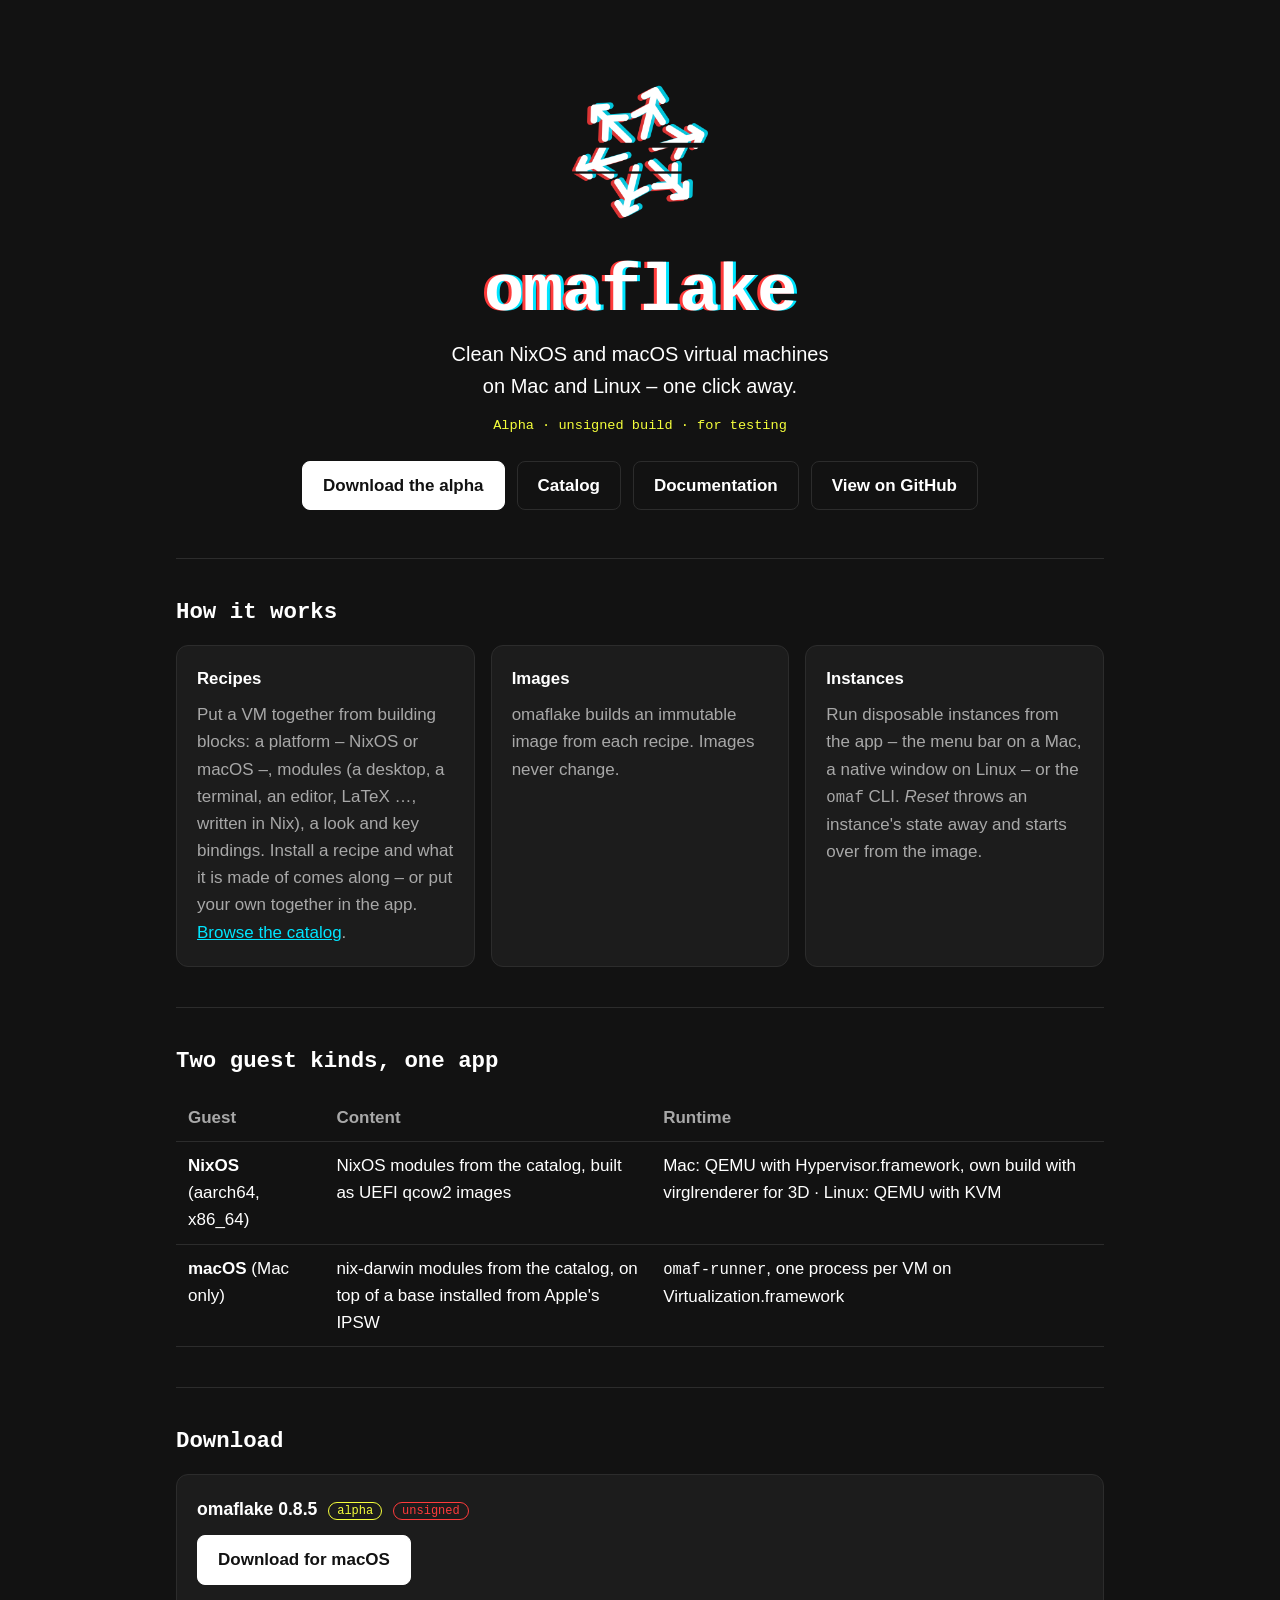
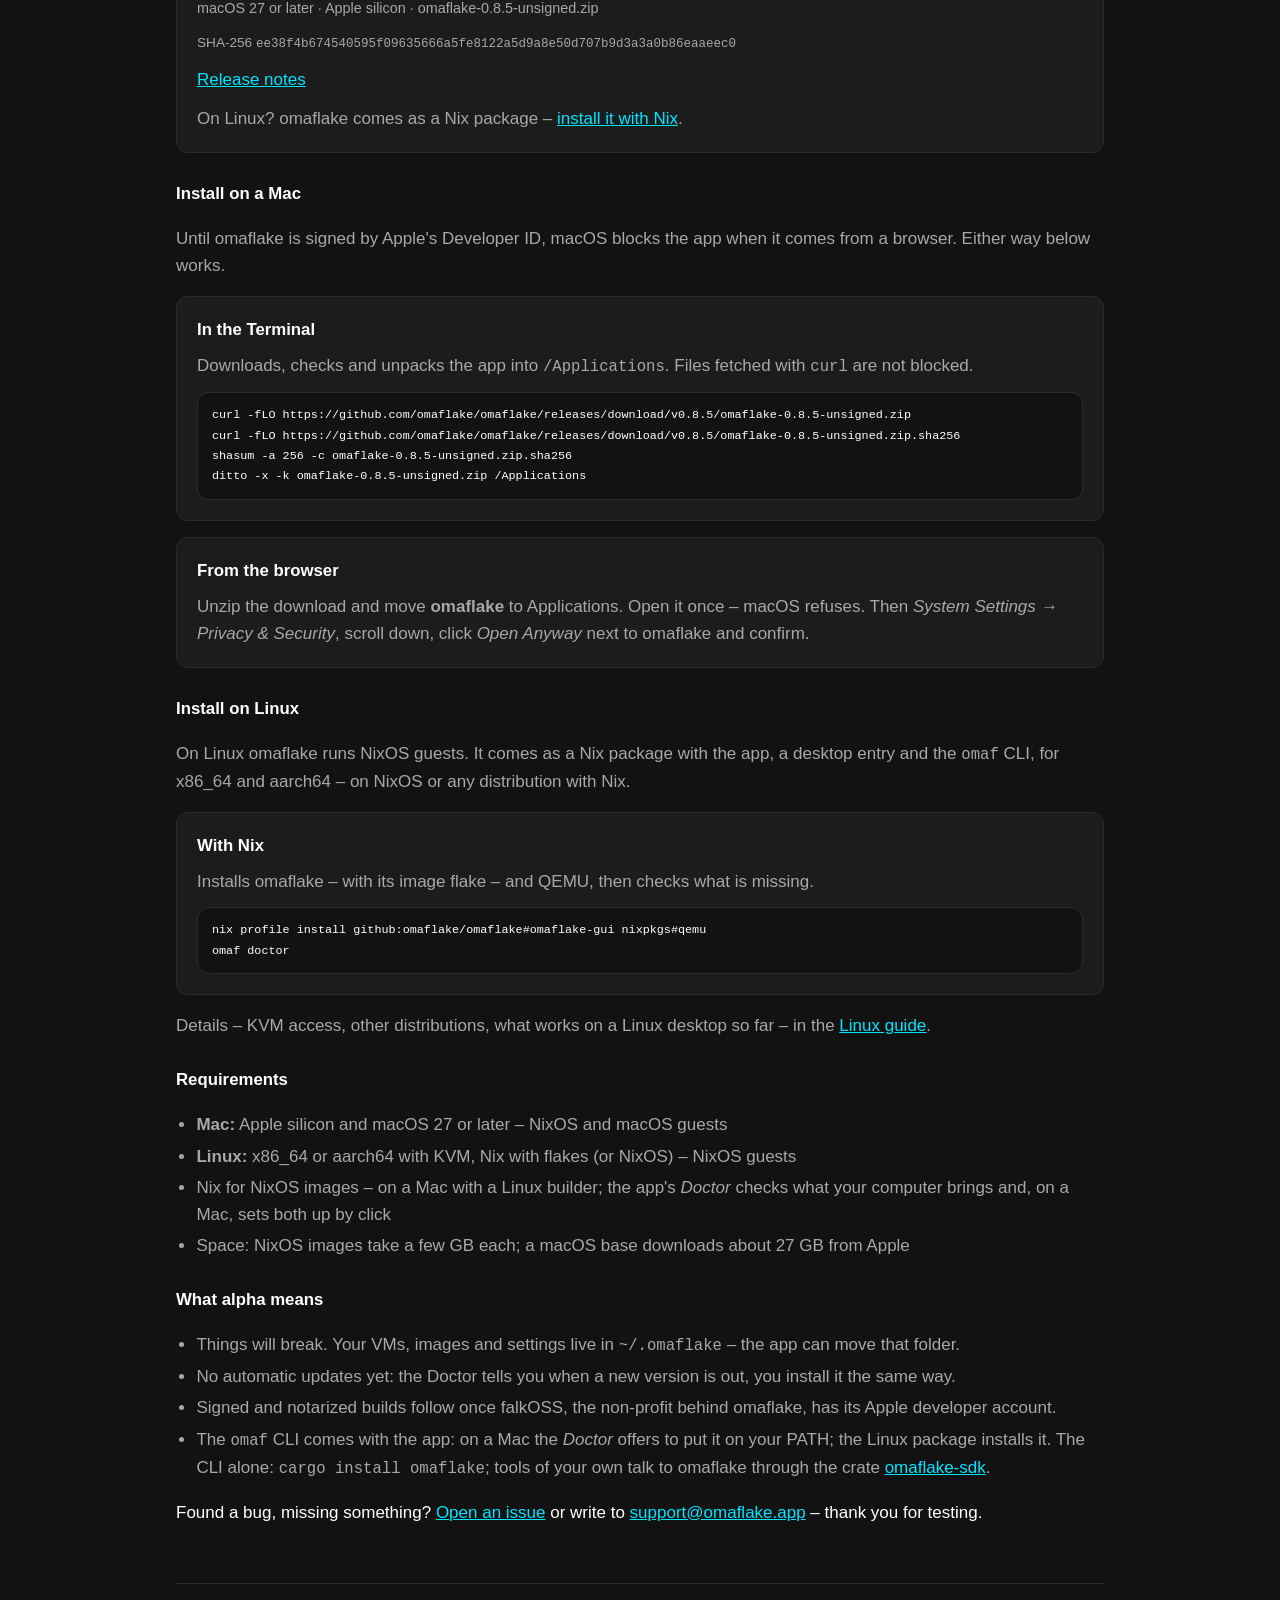
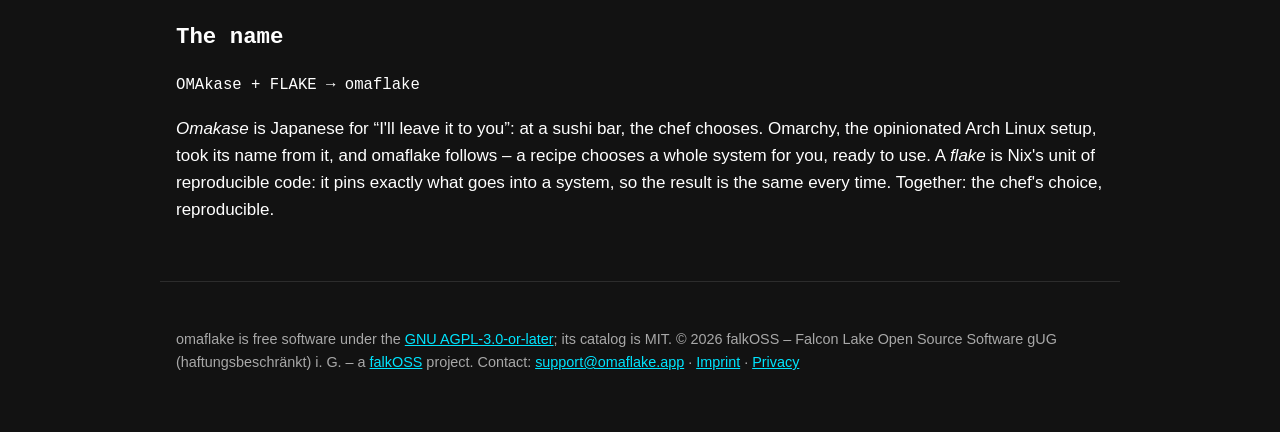
<file: index.html>
<!doctype html>
<!-- SPDX-License-Identifier: AGPL-3.0-or-later -->
<html lang="en">
<head>
  <meta charset="utf-8">
  <meta name="viewport" content="width=device-width, initial-scale=1">
  <title>omaflake – clean NixOS and macOS VMs on Mac and Linux</title>
  <meta name="description" content="omaflake builds VM images from recipes you declare in Nix and runs disposable instances of them – on a Mac and on Linux. Alpha available for download.">
  <meta name="theme-color" content="#121212">
  <link rel="canonical" href="https://omaflake.app/">
  <meta property="og:title" content="omaflake">
  <meta property="og:description" content="Clean NixOS and macOS virtual machines on Mac and Linux – one click away.">
  <meta property="og:image" content="https://omaflake.app/assets/og.png">
  <meta property="og:url" content="https://omaflake.app/">
  <meta property="og:type" content="website">
  <meta name="twitter:card" content="summary_large_image">
  <link rel="icon" href="favicon.ico" sizes="any">
  <link rel="icon" href="favicon.svg" type="image/svg+xml">
  <link rel="apple-touch-icon" href="apple-touch-icon.png">
  <link rel="manifest" href="site.webmanifest">
  <link rel="stylesheet" href="style.css">
</head>
<body>
  <header class="hero">
    <img class="mark" src="assets/omaflake-mark-on-dark-512.png" alt="" width="160" height="160">
    <h1 class="wordmark">omaflake</h1>
    <p class="tagline">Clean NixOS and macOS virtual machines on Mac and Linux – one click away.</p>
    <p class="status">Alpha · unsigned build · for testing</p>
    <nav class="actions">
      <a class="button primary" href="#download">Download the alpha</a>
      <a class="button" href="catalog/">Catalog</a>
      <a class="button" href="https://omaflake.dev">Documentation</a>
      <a class="button" href="https://github.com/omaflake/omaflake">View on GitHub</a>
    </nav>
  </header>

  <main>
    <section>
      <h2>How it works</h2>
      <div class="cards">
        <article>
          <h3>Recipes</h3>
          <p>Put a VM together from building blocks: a platform – NixOS or macOS –, modules (a desktop, a terminal, an editor, LaTeX …, written in Nix), a look and key bindings. Install a recipe and what it is made of comes along – or put your own together in the app. <a href="catalog/">Browse the catalog</a>.</p>
        </article>
        <article>
          <h3>Images</h3>
          <p>omaflake builds an immutable image from each recipe. Images never change.</p>
        </article>
        <article>
          <h3>Instances</h3>
          <p>Run disposable instances from the app – the menu bar on a Mac, a native window on Linux – or the <code>omaf</code> CLI. <em>Reset</em> throws an instance's state away and starts over from the image.</p>
        </article>
      </div>
    </section>

    <section>
      <h2>Two guest kinds, one app</h2>
      <div class="table">
        <table>
          <thead><tr><th>Guest</th><th>Content</th><th>Runtime</th></tr></thead>
          <tbody>
            <tr><td data-label="Guest"><strong>NixOS</strong> (aarch64, x86_64)</td><td data-label="Content">NixOS modules from the catalog, built as UEFI qcow2 images</td><td data-label="Runtime">Mac: QEMU with Hypervisor.framework, own build with virglrenderer for 3D · Linux: QEMU with KVM</td></tr>
            <tr><td data-label="Guest"><strong>macOS</strong> (Mac only)</td><td data-label="Content">nix-darwin modules from the catalog, on top of a base installed from Apple's IPSW</td><td data-label="Runtime"><code>omaf-runner</code>, one process per VM on Virtualization.framework</td></tr>
          </tbody>
        </table>
      </div>
    </section>

    <section id="download">
      <h2>Download</h2>

      <div class="release" data-release hidden>
        <p class="release-head"><strong>omaflake <span data-version></span></strong> <span class="badge">alpha</span> <span class="badge warn">unsigned</span></p>
        <p><a class="button primary" data-url href="#">Download for macOS</a></p>
        <p class="platform">macOS 27 or later · Apple silicon · <span data-file></span></p>
        <p class="sum">SHA-256 <code data-sha></code></p>
        <p data-notes-wrap hidden><a data-page href="#">Release notes</a></p>
        <p class="muted">On Linux? omaflake comes as a Nix package – <a href="#linux">install it with Nix</a>.</p>
      </div>

      <div class="release" data-pending>
        <p class="release-head"><strong>The first alpha is on its way.</strong></p>
        <p class="muted">Want to hear when it is out? Write to <a href="mailto:support@omaflake.app?subject=omaflake%20alpha">support@omaflake.app</a>.</p>
      </div>

      <h3>Install on a Mac</h3>
      <p class="muted">Until omaflake is signed by Apple's Developer ID, macOS blocks the app when it comes from a browser.
        Either way below works.</p>
      <div class="cards stack">
        <article>
          <h3>In the Terminal</h3>
          <p>Downloads, checks and unpacks the app into <code>/Applications</code>. Files fetched with <code>curl</code> are not blocked.</p>
          <pre class="snippet"><code data-install>curl -fLO &lt;download URL&gt;
shasum -a 256 -c &lt;file&gt;.sha256
ditto -x -k &lt;file&gt; /Applications</code></pre>
        </article>
        <article>
          <h3>From the browser</h3>
          <p>Unzip the download and move <strong>omaflake</strong> to Applications. Open it once – macOS refuses.
            Then <em>System Settings → Privacy &amp; Security</em>, scroll down, click <em>Open Anyway</em> next to omaflake and confirm.</p>
        </article>
      </div>

      <h3 id="linux">Install on Linux</h3>
      <p class="muted">On Linux omaflake runs NixOS guests. It comes as a Nix package with the app, a desktop entry and the <code>omaf</code> CLI,
        for x86_64 and aarch64 – on NixOS or any distribution with Nix.</p>
      <div class="cards stack">
        <article>
          <h3>With Nix</h3>
          <p>Installs omaflake – with its image flake – and QEMU, then checks what is missing.</p>
          <pre class="snippet"><code>nix profile install github:omaflake/omaflake#omaflake-gui nixpkgs#qemu
omaf doctor</code></pre>
        </article>
      </div>
      <p class="muted">Details – KVM access, other distributions, what works on a Linux desktop so far – in the
        <a href="https://omaflake.dev/linux/">Linux guide</a>.</p>

      <h3>Requirements</h3>
      <ul>
        <li><strong>Mac:</strong> Apple silicon and macOS 27 or later – NixOS and macOS guests</li>
        <li><strong>Linux:</strong> x86_64 or aarch64 with KVM, Nix with flakes (or NixOS) – NixOS guests</li>
        <li>Nix for NixOS images – on a Mac with a Linux builder; the app's <em>Doctor</em> checks what your computer brings and, on a Mac, sets both up by click</li>
        <li>Space: NixOS images take a few GB each; a macOS base downloads about 27 GB from Apple</li>
      </ul>

      <h3>What alpha means</h3>
      <ul>
        <li>Things will break. Your VMs, images and settings live in <code>~/.omaflake</code> – the app can move that folder.</li>
        <li>No automatic updates yet: the Doctor tells you when a new version is out, you install it the same way.</li>
        <li>Signed and notarized builds follow once falkOSS, the non-profit behind omaflake, has its Apple developer account.</li>
        <li>The <code>omaf</code> CLI comes with the app: on a Mac the <em>Doctor</em> offers to put it on your PATH; the Linux package installs it. The CLI alone: <code>cargo install omaflake</code>; tools of your own talk to omaflake through the crate <a href="https://crates.io/crates/omaflake-sdk">omaflake-sdk</a>.</li>
      </ul>
      <p>Found a bug, missing something? <a href="https://github.com/omaflake/omaflake/issues">Open an issue</a> or write to
        <a href="mailto:support@omaflake.app?subject=omaflake%20alpha%20feedback">support@omaflake.app</a> – thank you for testing.</p>
    </section>

    <section id="name">
      <h2>The name</h2>
      <p><code>OMAkase + FLAKE → omaflake</code></p>
      <p><em>Omakase</em> is Japanese for “I'll leave it to you”: at a sushi bar, the chef chooses. Omarchy, the
        opinionated Arch Linux setup, took its name from it, and omaflake follows – a recipe chooses a whole system for
        you, ready to use. A <em>flake</em> is Nix's unit of reproducible code: it pins exactly what goes into a system,
        so the result is the same every time. Together: the chef's choice, reproducible.</p>
    </section>
  </main>

  <footer>
    <p>omaflake is free software under the <a href="https://github.com/omaflake/omaflake/blob/main/LICENSE">GNU AGPL-3.0-or-later</a>; its catalog is MIT. © 2026 falkOSS – Falcon Lake Open Source Software gUG (haftungsbeschränkt) i. G. – a <a href="https://falkoss.org">falkOSS</a> project.
      Contact: <a href="mailto:support@omaflake.app">support@omaflake.app</a> ·
      <a href="https://falkoss.org/impressum.html">Imprint</a> · <a href="https://falkoss.org/datenschutz.html">Privacy</a></p>
  </footer>

  <script src="download.js" defer></script>
</body>
</html>
</file>
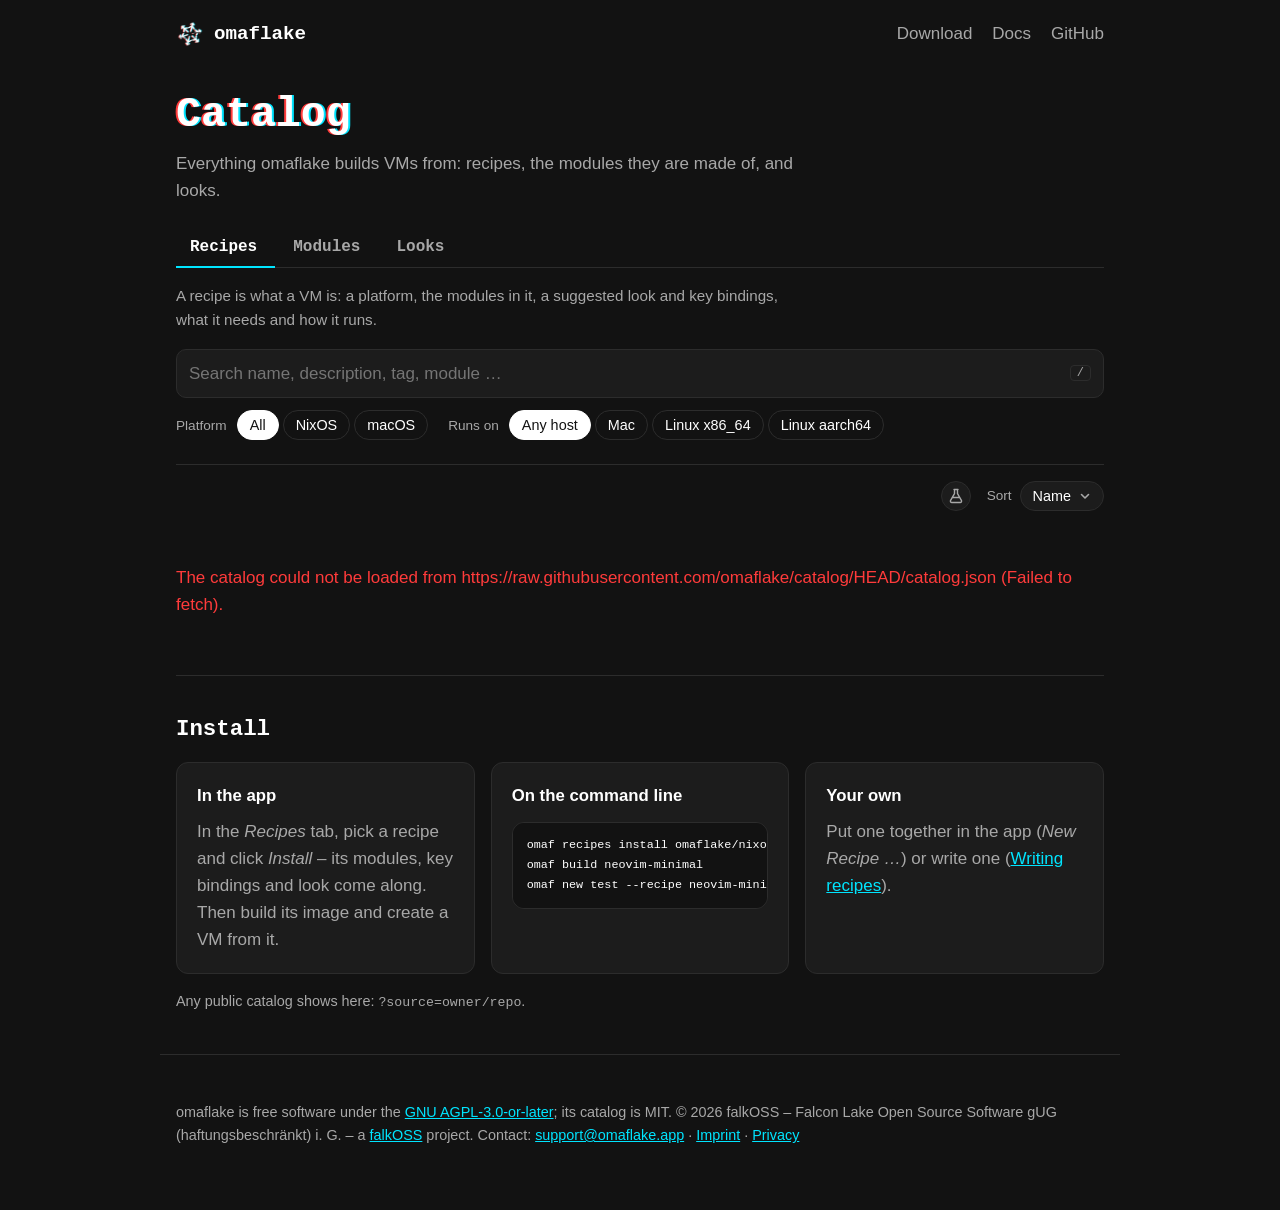
<file: catalog/index.html>
<!doctype html>
<!-- SPDX-License-Identifier: AGPL-3.0-or-later -->
<html lang="en">
<head>
  <meta charset="utf-8">
  <meta name="viewport" content="width=device-width, initial-scale=1">
  <title>Catalog – omaflake</title>
  <meta name="description" content="Browse omaflake's catalog – recipes for NixOS and macOS VMs, the modules they are made of, key bindings and looks. Search, filter and copy the install command.">
  <meta name="theme-color" content="#121212">
  <link rel="canonical" href="https://omaflake.app/catalog/">
  <meta property="og:title" content="omaflake catalog">
  <meta property="og:description" content="Recipes, modules and looks for disposable NixOS and macOS VMs on your Mac or Linux machine.">
  <meta property="og:image" content="https://omaflake.app/assets/og.png">
  <meta property="og:url" content="https://omaflake.app/catalog/">
  <meta property="og:type" content="website">
  <meta name="twitter:card" content="summary_large_image">
  <link rel="icon" href="../favicon.ico" sizes="any">
  <link rel="icon" href="../favicon.svg" type="image/svg+xml">
  <link rel="apple-touch-icon" href="../apple-touch-icon.png">
  <link rel="manifest" href="../site.webmanifest">
  <link rel="stylesheet" href="../style.css">
</head>
<body>
  <header class="topbar">
    <a class="brand" href="../"><img src="../assets/omaflake-mark-on-dark-512.png" alt="" width="28" height="28"><span>omaflake</span></a>
    <nav>
      <a href="../#download">Download</a>
      <a href="https://omaflake.dev">Docs</a>
      <a href="https://github.com/omaflake/catalog">GitHub</a>
    </nav>
  </header>

  <main class="catalog">
    <section class="catalog-head">
      <h1>Catalog</h1>
      <p class="muted" data-source-text>Everything omaflake builds VMs from: recipes, the modules they are made of, and looks.</p>
      <p class="source-line" data-source-line hidden></p>
    </section>

    <!-- The three catalogs: one page, one set of filters, separate lists -->
    <nav class="catalog-tabs" role="tablist" aria-label="Catalogs" data-tabs>
      <button type="button" role="tab" id="tab-recipes" aria-controls="catalog-panel" data-tab="recipes">Recipes <span class="n" data-tab-count></span></button>
      <button type="button" role="tab" id="tab-modules" aria-controls="catalog-panel" data-tab="modules">Modules <span class="n" data-tab-count></span></button>
      <button type="button" role="tab" id="tab-looks" aria-controls="catalog-panel" data-tab="looks">Looks <span class="n" data-tab-count></span></button>
    </nav>

    <div id="catalog-panel" role="tabpanel" data-panel>
      <p class="catalog-intro muted" data-intro></p>

      <form class="filters" data-filters role="search" onsubmit="return false">
        <label class="search">
          <span class="visually-hidden">Search the catalog</span>
          <input type="search" name="q" placeholder="Search name, description, tag …" autocomplete="off" spellcheck="false">
          <kbd aria-hidden="true">/</kbd>
        </label>

        <div class="filter-row">
          <fieldset class="segmented" data-filter="platform">
            <legend>Platform</legend>
            <label><input type="radio" name="platform" value="" checked><span>All</span></label>
            <label><input type="radio" name="platform" value="nixos"><span>NixOS</span></label>
            <label><input type="radio" name="platform" value="macos"><span>macOS</span></label>
          </fieldset>

          <fieldset class="segmented" data-filter="host">
            <legend>Runs on</legend>
            <label><input type="radio" name="host" value="" checked><span>Any host</span></label>
            <label><input type="radio" name="host" value="mac"><span>Mac</span></label>
            <label><input type="radio" name="host" value="linux-x86_64"><span>Linux x86_64</span></label>
            <label><input type="radio" name="host" value="linux-aarch64"><span>Linux aarch64</span></label>
          </fieldset>

          <fieldset class="segmented" data-filter="part">
            <legend>Show</legend>
            <label><input type="radio" name="part" value="" checked><span>All</span></label>
            <label><input type="radio" name="part" value="module"><span>Modules</span></label>
            <label><input type="radio" name="part" value="keymap"><span>Key bindings</span></label>
          </fieldset>

          <fieldset class="segmented" data-filter="appearance">
            <legend>Appearance</legend>
            <label><input type="radio" name="appearance" value="" checked><span>All</span></label>
            <label><input type="radio" name="appearance" value="dark"><span>Dark</span></label>
            <label><input type="radio" name="appearance" value="light"><span>Light</span></label>
            <label><input type="radio" name="appearance" value="plain"><span>Plain</span></label>
          </fieldset>
        </div>

        <div class="tags" data-tags aria-label="Filter by tag"></div>
      </form>

      <div class="result-bar">
        <p class="count" data-count aria-live="polite">Loading the catalog …</p>
        <button type="button" class="link-button" data-reset hidden>Clear filters</button>
        <button type="button" class="icon-toggle" data-lab-toggle aria-pressed="false" aria-label="Show lab recipes"
          title="Show lab recipes (development recipes, hidden in the app outside developer mode)"><svg viewBox="0 0 16 16"
          width="16" height="16" aria-hidden="true"><path d="M6 1.5h4M6.5 1.5v4.2L2.6 12.4A1.4 1.4 0 0 0 3.8 14.5h8.4a1.4 1.4 0 0 0
          1.2-2.1L9.5 5.7V1.5M4.4 9.5h7.2" fill="none" stroke="currentColor" stroke-width="1.4" stroke-linecap="round"
          stroke-linejoin="round"/></svg></button>
        <div class="sort" data-sort>
          <span class="sort-label" id="sort-label">Sort</span>
          <button type="button" class="sort-button" aria-haspopup="listbox" aria-expanded="false" aria-controls="sort-menu"
            aria-labelledby="sort-label sort-value"><span id="sort-value" data-sort-value>Name</span><svg viewBox="0 0 12 12"
            width="12" height="12" aria-hidden="true"><path d="M2.5 4.5 6 8l3.5-3.5" fill="none" stroke="currentColor"
            stroke-width="1.6" stroke-linecap="round" stroke-linejoin="round"/></svg></button>
          <ul class="sort-menu" id="sort-menu" role="listbox" aria-labelledby="sort-label" tabindex="-1" hidden></ul>
        </div>
      </div>

      <div class="recipe-list" data-list></div>

      <p class="empty" data-empty hidden>Nothing matches. <button type="button" class="link-button" data-reset>Clear filters</button></p>
      <p class="error" data-error hidden></p>
    </div>

    <!-- How to install what the catalog shows: the part for the tab shown (catalog.js) -->
    <section class="catalog-help">
      <h2>Install</h2>
      <div class="cards" data-help="recipes">
        <article>
          <h3>In the app</h3>
          <p>In the <em>Recipes</em> tab, pick a recipe and click <em>Install</em> – its modules, key bindings and look come
            along. Then build its image and create a VM from it.</p>
        </article>
        <article>
          <h3>On the command line</h3>
          <pre class="snippet"><code>omaf recipes install omaflake/nixos/neovim-minimal
omaf build neovim-minimal
omaf new test --recipe neovim-minimal</code></pre>
        </article>
        <article>
          <h3>Your own</h3>
          <p>Put one together in the app (<em>New Recipe …</em>) or write one (<a href="https://omaflake.dev/recipes/">Writing
            recipes</a>).</p>
        </article>
      </div>
      <div class="cards" data-help="modules" hidden>
        <article>
          <h3>In the app</h3>
          <p>Installing a recipe brings its modules and key bindings. In the <em>Modules</em> tab you install, update and
            remove them one by one.</p>
        </article>
        <article>
          <h3>On the command line</h3>
          <pre class="snippet"><code>omaf modules install omaflake/nixos/zathura
omaf modules install omaflake/default
omaf modules</code></pre>
        </article>
        <article>
          <h3>Your own</h3>
          <p>A module is Nix with a <code>module.toml</code>; key bindings are a <code>keymap.toml</code>
            (<a href="https://github.com/omaflake/catalog/blob/main/CONTRIBUTING.md">CONTRIBUTING.md</a>).</p>
        </article>
      </div>
      <div class="cards" data-help="looks" hidden>
        <article>
          <h3>In the app</h3>
          <p>In the <em>Looks</em> tab, click <em>Install</em> and make one the default – or choose it when you build an
            image.</p>
        </article>
        <article>
          <h3>On the command line</h3>
          <pre class="snippet"><code>omaf looks install omaflake/catppuccin
omaf looks default omaflake/catppuccin
omaf build neovim-minimal --look omaflake/catppuccin</code></pre>
        </article>
        <article>
          <h3>Your own</h3>
          <p>A look is one <code>look.toml</code> – colours and a few choices
            (<a href="https://github.com/omaflake/catalog/blob/main/CONTRIBUTING.md#contributing-a-look">CONTRIBUTING.md</a>).</p>
        </article>
      </div>
      <p class="muted catalog-other">Any public catalog shows here: <code>?source=owner/repo</code>.</p>
    </section>
  </main>

  <footer>
    <p>omaflake is free software under the <a href="https://github.com/omaflake/omaflake/blob/main/LICENSE">GNU AGPL-3.0-or-later</a>; its catalog is MIT. © 2026 falkOSS – Falcon Lake Open Source Software gUG (haftungsbeschränkt) i. G. – a <a href="https://falkoss.org">falkOSS</a> project.
      Contact: <a href="mailto:support@omaflake.app">support@omaflake.app</a> ·
      <a href="https://falkoss.org/impressum.html">Imprint</a> · <a href="https://falkoss.org/datenschutz.html">Privacy</a></p>
  </footer>

  <template data-card>
    <article class="recipe">
      <header class="recipe-head">
        <h2 class="recipe-name"><span data-name></span><span class="badge" data-badge hidden></span></h2>
        <span class="kind-chip" data-kind></span>
      </header>
      <div class="swatches" data-swatches hidden></div>
      <p class="recipe-id"><span data-id></span><a class="source-link" data-source hidden><svg viewBox="0 0 16 16" width="14"
        height="14" aria-hidden="true"><path d="M5.5 4.5 2 8l3.5 3.5M10.5 4.5 14 8l-3.5 3.5" fill="none" stroke="currentColor"
        stroke-width="1.5" stroke-linecap="round" stroke-linejoin="round"/></svg></a></p>
      <ul class="facts" data-facts></ul>
      <div class="recipe-tags" data-card-tags></div>
      <details>
        <summary>Details and install</summary>
        <p class="recipe-desc" data-desc></p>
        <dl class="specs" data-specs></dl>
        <div class="install">
          <pre><code data-cmd></code></pre>
          <button type="button" class="copy" data-copy aria-label="Copy the command" title="Copy"><svg class="icon-copy"
            viewBox="0 0 16 16" width="16" height="16" aria-hidden="true"><rect x="3.5" y="3" width="9" height="11.5" rx="1.5"
            fill="none" stroke="currentColor" stroke-width="1.4"/><path d="M6 3V2.2c0-.4.3-.7.7-.7h2.6c.4 0 .7.3.7.7V3M6 3h4"
            fill="none" stroke="currentColor" stroke-width="1.4" stroke-linecap="round"/></svg><svg class="icon-done"
            viewBox="0 0 16 16" width="16" height="16" aria-hidden="true"><path d="m3.5 8.5 3 3 6-7" fill="none"
            stroke="currentColor" stroke-width="1.6" stroke-linecap="round" stroke-linejoin="round"/></svg></button>
        </div>
        <p class="recipe-links" data-links></p>
      </details>
    </article>
  </template>

  <script src="catalog.js" defer></script>
</body>
</html>
</file>
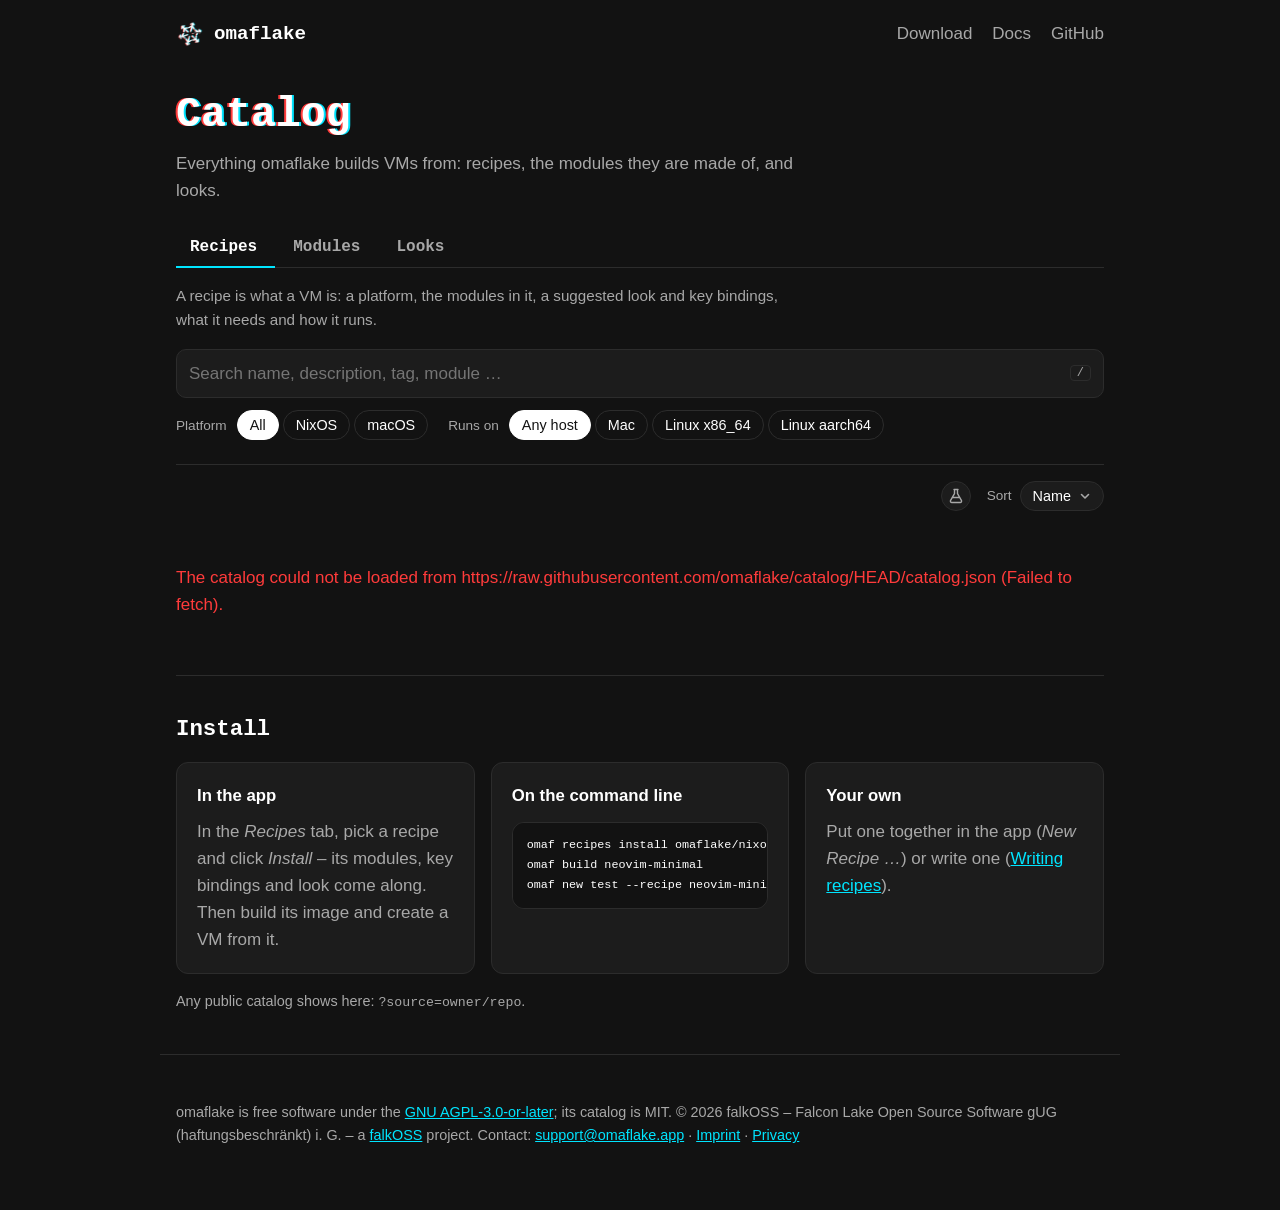
<file: recipes/index.html>
<!doctype html>
<!-- SPDX-License-Identifier: AGPL-3.0-or-later -->
<html lang="en">
<head>
  <meta charset="utf-8">
  <meta name="viewport" content="width=device-width, initial-scale=1">
  <title>Catalog – omaflake</title>
  <meta name="robots" content="noindex">
  <link rel="canonical" href="https://omaflake.app/catalog/">
  <meta http-equiv="refresh" content="0; url=../catalog/">
  <link rel="stylesheet" href="../style.css">
  <!-- The recipes page became the catalog (recipes, modules, looks): links to it keep working, with their search and
       anchor -->
  <script>location.replace('../catalog/' + location.search + location.hash);</script>
</head>
<body>
  <main><p>The recipes are in the <a href="../catalog/">catalog</a> now.</p></main>
</body>
</html>
</file>
<file: style.css>
/* SPDX-License-Identifier: AGPL-3.0-or-later */
/* Colours from omaflake/brand/README.md */
:root {
  --bg: #121212;
  --surface: #1c1c1c;
  --line: #2c2c2c;
  --text: #ffffff;
  --muted: #a8a8a8;
  --red: #ff3b3b;
  --cyan: #00e5ff;
  --yellow: #f5ff3b;
  --mono: Menlo, ui-monospace, SFMono-Regular, Consolas, monospace;
  --sans: -apple-system, BlinkMacSystemFont, "Segoe UI", Roboto, sans-serif;
}

* { box-sizing: border-box; }

html { background: var(--bg); color-scheme: dark; }

body {
  margin: 0;
  background: var(--bg);
  color: var(--text);
  font: 17px/1.6 var(--sans);
}

a { color: var(--cyan); }

code, pre { font-family: var(--mono); font-size: 0.92em; }

.hero {
  max-width: 760px;
  margin: 0 auto;
  padding: 72px 16px 48px;
  text-align: center;
}

.mark { width: 160px; height: auto; }

.wordmark {
  margin: 16px 0 8px;
  font: 700 clamp(2.6rem, 9vw, 4.2rem)/1.1 var(--mono);
  letter-spacing: -0.02em;
  text-shadow: -3px 0 var(--red), 3px 0 var(--cyan);
}

.tagline { margin: 0 auto; max-width: 34ch; font-size: 1.25rem; }

.status { color: var(--yellow); font: 0.85rem var(--mono); margin: 16px 0 28px; }

.actions { display: flex; gap: 12px; justify-content: center; flex-wrap: wrap; }

.button {
  display: inline-block;
  padding: 10px 20px;
  border: 1px solid var(--line);
  border-radius: 8px;
  color: var(--text);
  text-decoration: none;
  font-weight: 600;
}
.button:hover { border-color: var(--cyan); }
.button.primary { background: var(--text); color: var(--bg); border-color: var(--text); }
.button.primary:hover { background: var(--cyan); border-color: var(--cyan); }

main { max-width: 960px; margin: 0 auto; padding: 0 16px; }

section { padding: 40px 0; border-top: 1px solid var(--line); }

h2 { font: 700 1.4rem var(--mono); margin: 0 0 20px; }
h3 { margin: 0 0 8px; font-size: 1.05rem; }

.cards { display: grid; grid-template-columns: repeat(auto-fit, minmax(240px, 1fr)); gap: 16px; }
.cards article { background: var(--surface); border: 1px solid var(--line); border-radius: 12px; padding: 20px; }
.cards p { margin: 0; color: var(--muted); }

.table { overflow-x: auto; }
table { width: 100%; border-collapse: collapse; min-width: 540px; }
th, td { text-align: left; padding: 10px 12px; border-bottom: 1px solid var(--line); vertical-align: top; }
th { color: var(--muted); font-weight: 600; }

pre {
  background: var(--surface);
  border: 1px solid var(--line);
  border-radius: 12px;
  padding: 16px 20px;
  overflow-x: auto;
}

footer {
  max-width: 960px;
  margin: 0 auto;
  padding: 32px 16px 48px;
  border-top: 1px solid var(--line);
  color: var(--muted);
  font-size: 0.9rem;
}

@media (max-width: 600px) {
  table { min-width: 0; }
  thead { display: none; }
  tr, td { display: block; }
  tr { padding: 12px 0; border-bottom: 1px solid var(--line); }
  td { border: 0; padding: 2px 0; }
  td::before { content: attr(data-label); display: block; color: var(--muted); font-size: 0.8rem; }
}

#download > h3 { margin: 28px 0 8px; }
.cards.stack { grid-template-columns: minmax(0, 1fr); }
#download ul { padding-left: 1.2em; color: var(--muted); }
#download li { margin: 4px 0; }
.muted { color: var(--muted); }
.release { background: var(--surface); border: 1px solid var(--line); border-radius: 12px; padding: 20px; }
.release[hidden] { display: none; }
.release p { margin: 0 0 12px; }
.release p:last-child { margin-bottom: 0; }
.release-head { font-size: 1.1rem; }
.badge { display: inline-block; margin-left: 6px; padding: 1px 8px; border: 1px solid var(--yellow); border-radius: 999px;
  color: var(--yellow); font: 0.75rem var(--mono); vertical-align: middle; }
.badge.warn { border-color: var(--red); color: var(--red); }
.badge[hidden] { display: none; }
.sum { color: var(--muted); font-size: 0.85rem; overflow-wrap: anywhere; }
.platform { color: var(--muted); font-size: 0.9rem; overflow-wrap: anywhere; }
.snippet { margin: 12px 0 0; padding: 12px 14px; font-size: 0.8rem; background: var(--bg); }
.cards article .snippet code { white-space: pre; }

/* Recipes page (recipes/) */
.visually-hidden { position: absolute; width: 1px; height: 1px; overflow: hidden; clip: rect(0 0 0 0); white-space: nowrap; }
.topbar { max-width: 960px; margin: 0 auto; padding: 20px 16px; display: flex; align-items: center; justify-content: space-between;
  gap: 16px; flex-wrap: wrap; }
.brand { display: flex; align-items: center; gap: 10px; color: var(--text); text-decoration: none; font: 700 1.2rem var(--mono); }
.topbar nav { display: flex; gap: 20px; }
.topbar nav a { color: var(--muted); text-decoration: none; }
.topbar nav a:hover { color: var(--text); }

.catalog-head { border-top: 0; padding: 24px 0 8px; }
.catalog-head h1 { font: 700 clamp(2rem, 6vw, 2.6rem)/1.1 var(--mono); margin: 0 0 12px; text-shadow: -2px 0 var(--red), 2px 0 var(--cyan); }
.catalog-head p { margin: 0 0 8px; max-width: 70ch; }
.source-line { font-size: 0.9rem; color: var(--muted); }
.source-line.warn { color: var(--text); border-left: 3px solid var(--red); padding-left: 12px; }

.filters { padding: 16px 0 12px; border-bottom: 1px solid var(--line); }
.search { display: flex; align-items: center; gap: 8px; background: var(--surface); border: 1px solid var(--line); border-radius: 10px;
  padding: 0 12px; }
.search:focus-within { border-color: var(--cyan); }
.search input { flex: 1; min-width: 0; background: none; border: 0; color: var(--text); font: inherit; padding: 10px 0; outline: none; }
.search input::-webkit-search-cancel-button { filter: invert(1); }
kbd { font: 0.75rem var(--mono); color: var(--muted); border: 1px solid var(--line); border-radius: 4px; padding: 0 6px; }

.filter-row { display: flex; flex-wrap: wrap; align-items: center; gap: 12px 20px; margin-top: 12px; }
fieldset { border: 0; margin: 0; padding: 0; min-width: 0; }
.segmented { display: flex; flex-wrap: wrap; align-items: center; gap: 4px; }
.segmented legend { float: left; margin-right: 6px; padding: 5px 0; line-height: 1.4; color: var(--muted); font-size: 0.85rem; }
.segmented label { position: relative; }
.segmented input { position: absolute; opacity: 0; }
.segmented span { display: inline-block; padding: 4px 12px; line-height: 1.4; border: 1px solid var(--line); border-radius: 999px; font-size: 0.9rem;
  cursor: pointer; }
.segmented input:checked + span { background: var(--text); color: var(--bg); border-color: var(--text); }
.segmented input:focus-visible + span { outline: 2px solid var(--cyan); outline-offset: 2px; }

.tags, .recipe-tags { display: flex; flex-wrap: wrap; gap: 6px; }
.tags { margin-top: 12px; }
.tags[hidden] { display: none; }
.tag { display: inline-flex; align-items: center; gap: 6px; background: none; border: 1px solid var(--line); border-radius: 999px;
  color: var(--muted); font: 0.8rem var(--mono); padding: 2px 10px; cursor: pointer; }
.tag:hover { border-color: var(--cyan); color: var(--text); }
.tag[aria-pressed="true"] { border-color: var(--cyan); color: var(--cyan); }
.tag .n { opacity: 0.7; }
.tag.small { padding: 1px 8px; font-size: 0.75rem; }

.result-bar { display: flex; align-items: center; gap: 16px; margin: 16px 0 12px; }
.count { margin: 0; color: var(--muted); font-size: 0.9rem; }
.link-button { background: none; border: 0; padding: 0; color: var(--cyan); font: inherit; text-decoration: underline; cursor: pointer; }
.link-button[hidden] { display: none; }

.recipe-list { display: grid; grid-template-columns: repeat(auto-fill, minmax(min(100%, 300px), 1fr)); gap: 16px;
  align-items: start; }
/* Closed cards share one size; an open one grows in its place, so the order never changes */
.recipe { display: flex; flex-direction: column; gap: 8px; background: var(--surface); border: 1px solid var(--line);
  border-radius: 12px; padding: 18px 20px 14px; min-width: 0; scroll-margin-top: 16px; }
/* Every row keeps its height (one line each when closed), so closed cards are equal and nothing moves on opening */
.recipe > * { flex: none; }
.recipe:not(.open) { cursor: pointer; transition: border-color 0.15s, background-color 0.15s; }
.recipe:not(.open):hover { border-color: #4a4a4a; background: #222; }
.recipe.open { border-color: var(--cyan); }
.recipe-head { display: flex; align-items: center; justify-content: space-between; gap: 12px; min-width: 0; }
.recipe-name { display: flex; align-items: center; gap: 8px; min-width: 0; font: 700 1.15rem var(--mono); margin: 0; }
.recipe-name a { color: var(--text); text-decoration: none; overflow: hidden; text-overflow: ellipsis; white-space: nowrap; }
.recipe-name a:hover { color: var(--cyan); }
.recipe-name .badge { margin: 0; }
.kind-chip { flex: none; display: inline-flex; align-items: center; color: var(--muted); }
.kind-chip svg { display: block; }
.recipe-id { display: flex; align-items: center; gap: 6px; margin: -6px 0 0; color: var(--muted); font: 0.8rem var(--mono); min-width: 0; }
.recipe-id span { white-space: nowrap; overflow: hidden; text-overflow: ellipsis; }
.source-link { flex: none; display: inline-flex; align-items: center; justify-content: center; width: 22px; height: 22px;
  border-radius: 6px; color: var(--muted); }
.source-link:hover, .source-link:focus-visible { color: var(--cyan); background: var(--bg); }
.source-link[hidden], .recipe-links[hidden] { display: none; }
/* One line each on a closed card, faded at the edge; all of it once open */
.facts, .recipe-tags { flex-wrap: nowrap; overflow: hidden; -webkit-mask-image: linear-gradient(90deg, #000 85%, transparent);
  mask-image: linear-gradient(90deg, #000 85%, transparent); }
.recipe.open .facts, .recipe.open .recipe-tags { flex-wrap: wrap; -webkit-mask-image: none; mask-image: none; }
.facts { list-style: none; display: flex; gap: 6px; margin: 0; padding: 0; }
.facts li { flex: none; font-size: 0.8rem; padding: 1px 8px; border-radius: 6px; background: var(--bg); color: var(--muted); }
.recipe-tags .tag { flex: none; }
.recipe details { margin-top: auto; border-top: 1px solid var(--line); padding-top: 8px; }
.recipe summary { cursor: pointer; color: var(--muted); font-size: 0.9rem; }
.recipe summary:hover { color: var(--text); }
.recipe-desc { margin: 12px 0 0; max-width: 75ch; }
.specs { display: grid; grid-template-columns: max-content 1fr; gap: 4px 16px; margin: 12px 0; font-size: 0.9rem; }
.specs dt { color: var(--muted); }
.specs dd { margin: 0; overflow-wrap: anywhere; }
/* The command: one dark shell block, the copy button its right-hand cell */
.install { display: flex; align-items: stretch; max-width: 75ch; background: var(--bg); border: 1px solid var(--line);
  border-radius: 10px; overflow: hidden; }
.install pre { flex: 1; min-width: 0; margin: 0; padding: 12px 14px; background: none; border: 0; border-radius: 0;
  font-size: 0.8rem; align-self: center; }
.copy { flex: none; display: flex; align-items: center; justify-content: center; width: 44px; background: none; color: var(--muted);
  border: 0; border-left: 1px solid var(--line); cursor: pointer; }
.copy:hover { color: var(--text); background: var(--surface); }
.copy:focus-visible { outline: 2px solid var(--cyan); outline-offset: -2px; }
.copy .icon-done, .copy.done .icon-copy { display: none; }
.copy.done .icon-done { display: block; }
.copy.done { color: var(--cyan); }

/* Sort: a listbox of our own (recipes.js) instead of the browser's select */
/* Lab recipes: an icon switch next to Sort */
.icon-toggle { display: inline-flex; align-items: center; justify-content: center; width: 30px; height: 30px; margin-left: auto;
  background: var(--surface); color: var(--muted); border: 1px solid var(--line); border-radius: 999px; cursor: pointer; }
.icon-toggle:hover { border-color: var(--cyan); color: var(--text); }
.icon-toggle:focus-visible { outline: 2px solid var(--cyan); outline-offset: 2px; }
.icon-toggle[aria-pressed="true"] { background: var(--yellow); border-color: var(--yellow); color: var(--bg); }
.sort { position: relative; display: flex; align-items: center; gap: 8px; }
.sort-label { color: var(--muted); font-size: 0.85rem; }
.sort-button { display: inline-flex; align-items: center; gap: 8px; background: var(--surface); color: var(--text);
  border: 1px solid var(--line); border-radius: 999px; padding: 4px 12px; font: 0.9rem/1.4 var(--sans); cursor: pointer; }
.sort-button:hover, .sort-button[aria-expanded="true"] { border-color: var(--cyan); }
.sort-button:focus-visible, .sort-menu:focus-visible { outline: 2px solid var(--cyan); outline-offset: 2px; }
.sort-button svg { color: var(--muted); transition: transform 0.15s; }
.sort-button[aria-expanded="true"] svg { transform: rotate(180deg); }
.sort-menu { position: absolute; top: calc(100% + 6px); right: 0; z-index: 3; min-width: 100%; margin: 0; padding: 4px; list-style: none;
  background: var(--surface); border: 1px solid var(--line); border-radius: 10px; box-shadow: 0 8px 24px rgba(0, 0, 0, 0.5);
  white-space: nowrap; }
.sort-menu[hidden] { display: none; }
.sort-menu [role="option"] { position: relative; padding: 6px 12px 6px 28px; border-radius: 6px; font-size: 0.9rem; cursor: pointer; }
.sort-menu [role="option"].active { background: var(--bg); }
.sort-menu [aria-selected="true"] { color: var(--cyan); }
.sort-menu [aria-selected="true"]::before { content: ""; position: absolute; left: 11px; top: 50%; width: 6px; height: 6px;
  margin-top: -3px; border-radius: 50%; background: var(--cyan); }
.recipe-links { margin: 10px 0 0; font-size: 0.9rem; }
.empty, .error { color: var(--muted); padding: 24px 0; }
.error { color: var(--red); }
.catalog-help { margin-top: 32px; }
.catalog-help .cards { grid-template-columns: repeat(auto-fit, minmax(min(100%, 260px), 1fr)); }
.catalog-help .snippet code { white-space: pre; }

/* The catalog page: three catalogs as tabs over one set of filters */
.catalog-tabs { display: flex; gap: 4px; border-bottom: 1px solid var(--line); margin-top: 8px; }
.catalog-tabs button { background: none; border: 0; border-bottom: 2px solid transparent; color: var(--muted);
  font: 700 1rem var(--mono); padding: 10px 14px; cursor: pointer; margin-bottom: -1px; }
.catalog-tabs button:hover { color: var(--text); }
.catalog-tabs button[aria-selected="true"] { color: var(--text); border-bottom-color: var(--cyan); }
.catalog-tabs button:focus-visible { outline: 2px solid var(--cyan); outline-offset: -2px; }
.catalog-tabs .n { color: var(--muted); font-weight: 400; font-size: 0.85rem; margin-left: 4px; }
.catalog-intro { margin: 16px 0 0; max-width: 75ch; font-size: 0.95rem; }
.segmented[hidden], .icon-toggle[hidden], .swatches[hidden], .cards[hidden] { display: none; }
.catalog-other { margin: 16px 0 0; font-size: 0.9rem; }
/* A look's main colours on its card, its terminal's 16 in the details */
.swatches { display: flex; height: 10px; border-radius: 5px; overflow: hidden; border: 1px solid var(--line); }
.swatches span { flex: 1; }
.palette { display: inline-grid; grid-template-columns: repeat(8, 16px); gap: 3px; vertical-align: middle; }
.palette span { width: 16px; height: 16px; border-radius: 3px; border: 1px solid var(--line); }
.specs dd.lines { white-space: pre-line; font-family: var(--mono); font-size: 0.82rem; }
</file>
